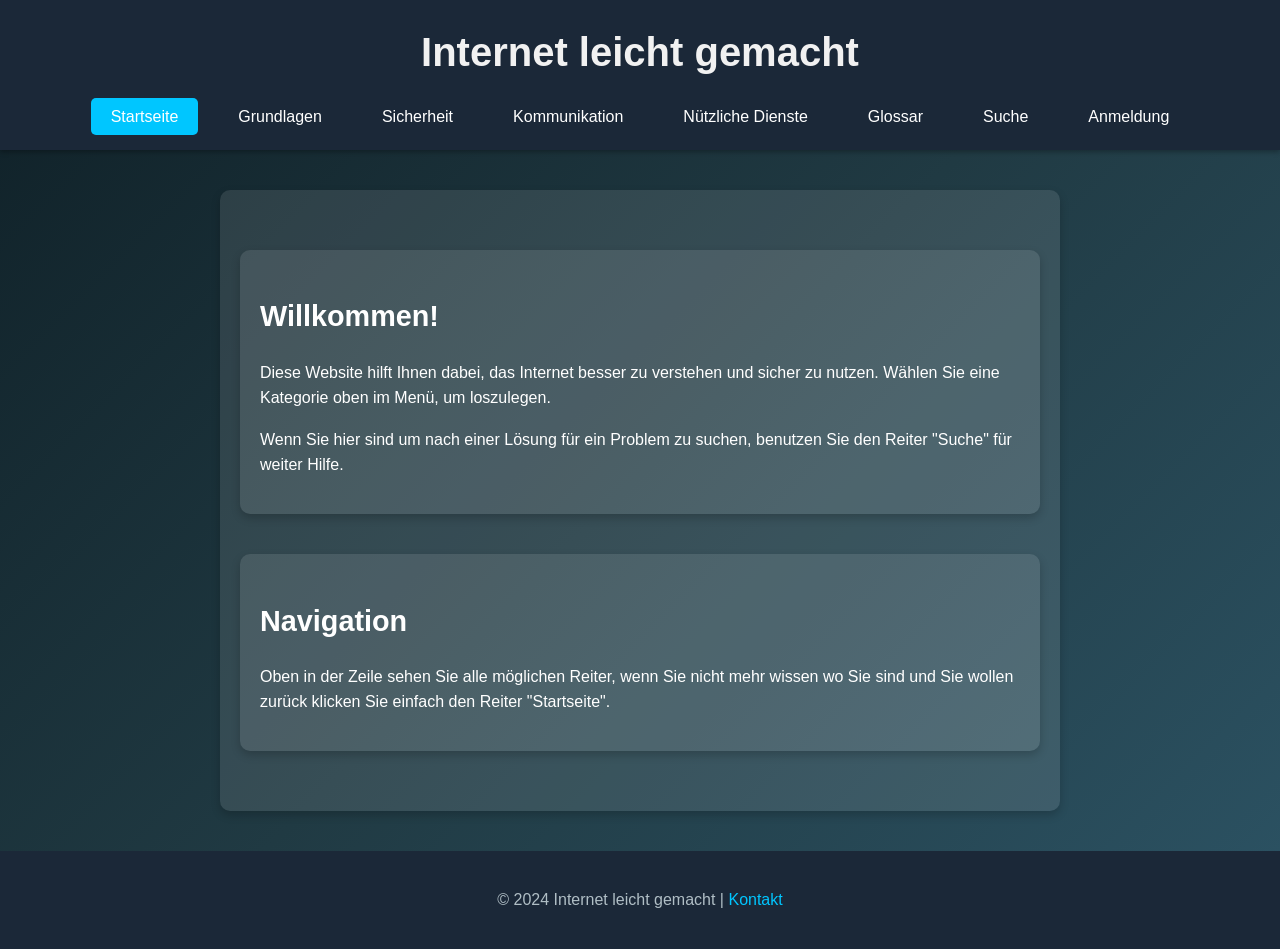
<file: index.html>
<!DOCTYPE html>
<html lang="de">
<head>
    <meta charset="UTF-8">
    <meta name="viewport" content="width=device-width, initial-scale=1.0">
    <meta name="description" content="Eine Website, die älteren Menschen hilft, das Internet besser zu verstehen.">
    <title>Internet leicht gemacht</title>
    <link rel="stylesheet" href="style.css">
    <link rel="manifest" href="/manifest.json">
</head>
<body>
    <header>
        <h1>Internet leicht gemacht</h1>
        <nav>
            <ul>
                <li><a href="index.html">Startseite</a></li>
                <li><a href="grundlagen.html">Grundlagen</a></li>
                <li><a href="sicherheit.html">Sicherheit</a></li>
                <li><a href="kommunikation.html">Kommunikation</a></li>
                <li><a href="services.html">Nützliche Dienste</a></li>
                <li><a href="glossar.html">Glossar</a></li>
                <li><a href="suche.html">Suche</a></li>
                <li><a href="Anmeldung.html">Anmeldung</a></li>
            </ul>
        </nav>
    </header>
    <main>
        <section>
            <h2>Willkommen!</h2>
            <p>Diese Website hilft Ihnen dabei, das Internet besser zu verstehen und sicher zu nutzen. Wählen Sie eine Kategorie oben im Menü, um loszulegen.</p>
            <p>Wenn Sie hier sind um nach einer Lösung für ein Problem zu suchen, benutzen Sie den Reiter "Suche" für weiter Hilfe.</p>
        </section>
        <section>
            <h2>Navigation</h2>
            <p>Oben in der Zeile sehen Sie alle möglichen Reiter, wenn Sie nicht mehr wissen wo Sie sind und Sie wollen zurück klicken Sie einfach den Reiter "Startseite".</p>
        </section>
    </main>
    <footer>
        <p>© 2024 Internet leicht gemacht | <a href="mailto:info@internetleichtgemacht.de">Kontakt</a></p>
    </footer>
</body>

<script src="script.js"></script>

</html>
</file>
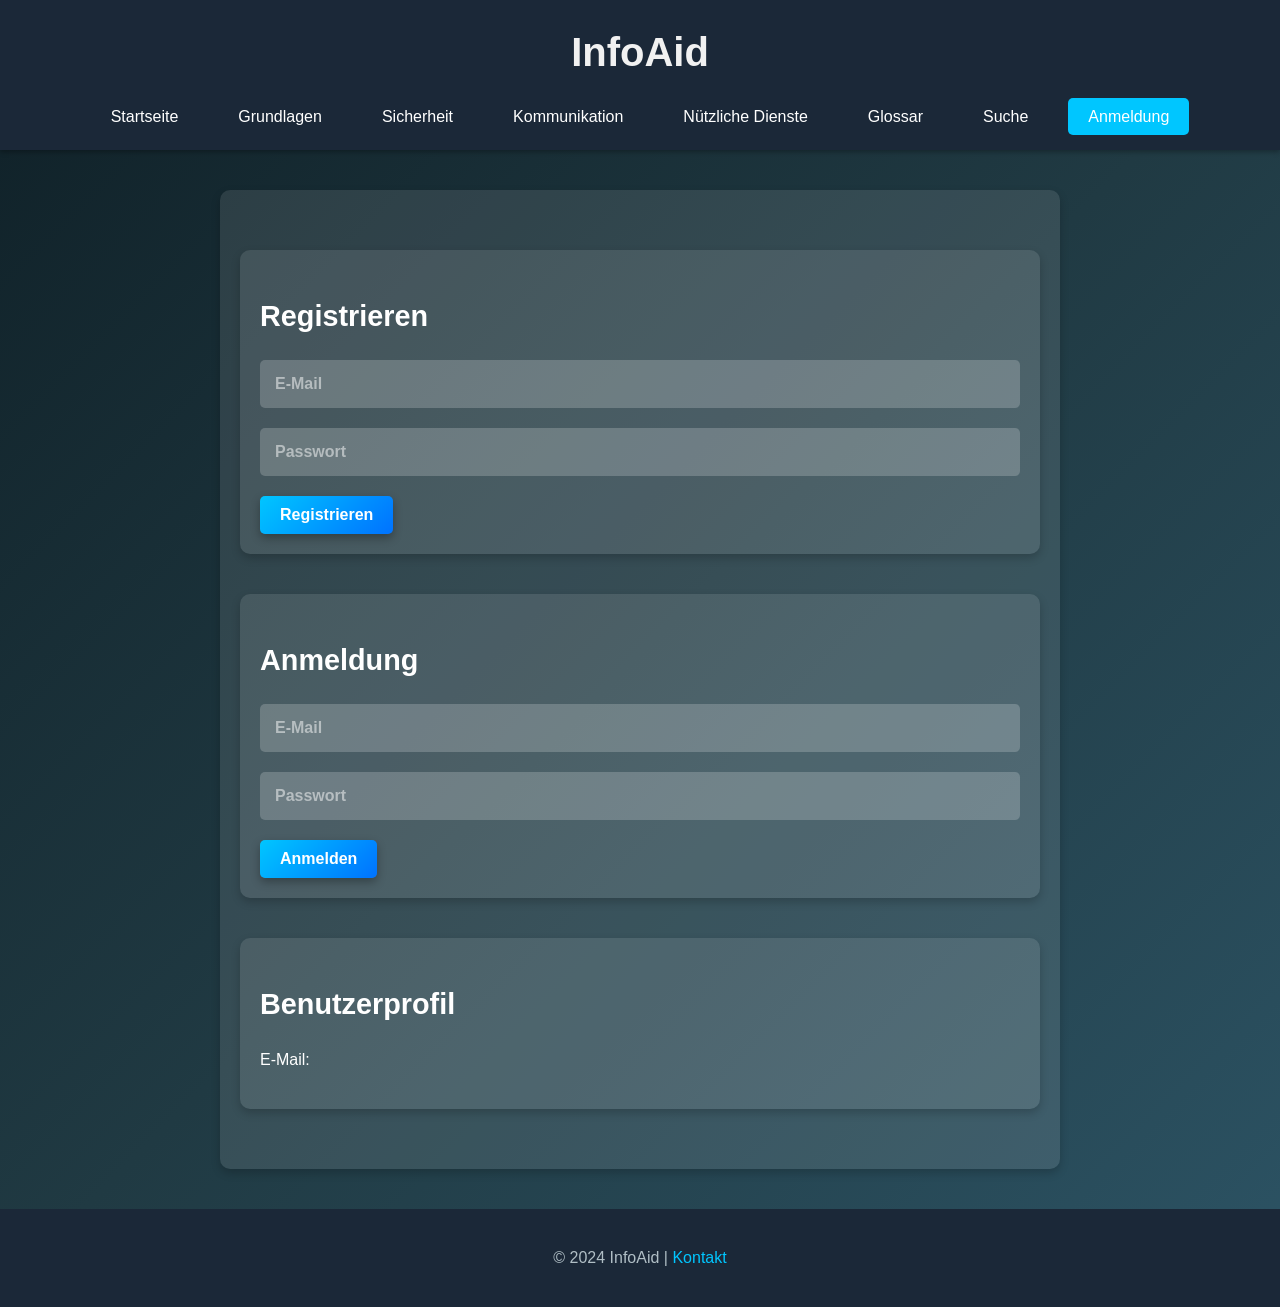
<file: Anmeldung.html>
<!DOCTYPE html>
<html lang="de">
  <head>
    <meta charset="UTF-8" />
    <meta name="viewport" content="width=device-width, initial-scale=1.0" />
    <title>Anmeldung</title>
    <link rel="stylesheet" href="style.css" />
  </head>
  <body>
    <header>
      <h1>InfoAid</h1>
      <nav>
        <ul>
          <li><a href="index.html">Startseite</a></li>
          <li><a href="grundlagen.html">Grundlagen</a></li>
          <li><a href="sicherheit.html">Sicherheit</a></li>
          <li><a href="kommunikation.html">Kommunikation</a></li>
          <li><a href="services.html">Nützliche Dienste</a></li>
          <li><a href="glossar.html">Glossar</a></li>
          <li><a href="suche.html">Suche</a></li>
          <li><a href="Anmeldung.html" class="active">Anmeldung</a></li>
        </ul>
      </nav>
    </header>

    <main>
      <!-- Register -->
      <section>
        <form action="register.php" method="POST">
          <h2>Registrieren</h2>
          <form action="register.php" method="POST">
            <input type="email" name="email" placeholder="E-Mail" required />
            <input type="password" name="password" placeholder="Passwort" required/>
            <button type="submit">Registrieren</button>
          </form>
      </section>

      <!-- Login -->
      <section>
        <form id="loginForm" action="login.php" method="POST">
          <h2>Anmeldung</h2>
          <input type="email" id="email" name="email" placeholder="E-Mail" required />
          <input type="password" id="password" name="password" placeholder="Passwort" required />
          <button type="submit">Anmelden</button>
        </form>
      </section>

      <!-- Verwaltung -->
      <section>
        <h2>Benutzerprofil</h2>
        <p>E-Mail: <span id="email"></span></p>
      </section>

      <!-- Password ändern -->
      <!--<section>
        <form
          id="changePasswordForm"
          action="change_password.php"
          method="POST"
        >
          <h2>Passwort ändern</h2>
          <label for="currentPassword">Aktuelles Passwort:</label>
          <input
            type="password"
            id="currentPassword"
            name="currentPassword"
            required
          />

          <label for="newPassword">Neues Passwort:</label>
          <input type="password" id="newPassword" name="newPassword" required />

          <label for="confirmPassword">Neues Passwort bestätigen:</label>
          <input
            type="password"
            id="confirmPassword"
            name="confirmPassword"
            required
          />

          <button type="submit">Passwort ändern</button>
        </form>
      </section>

      <!-- Abtrennung -->

    </main>

    <footer>
      <p>
        © 2024 InfoAid |
        <a href="mailto:info@glossar.de">Kontakt</a>
      </p>
    </footer>

    <script src="script.js"></script>
  </body>
</html>
</file>
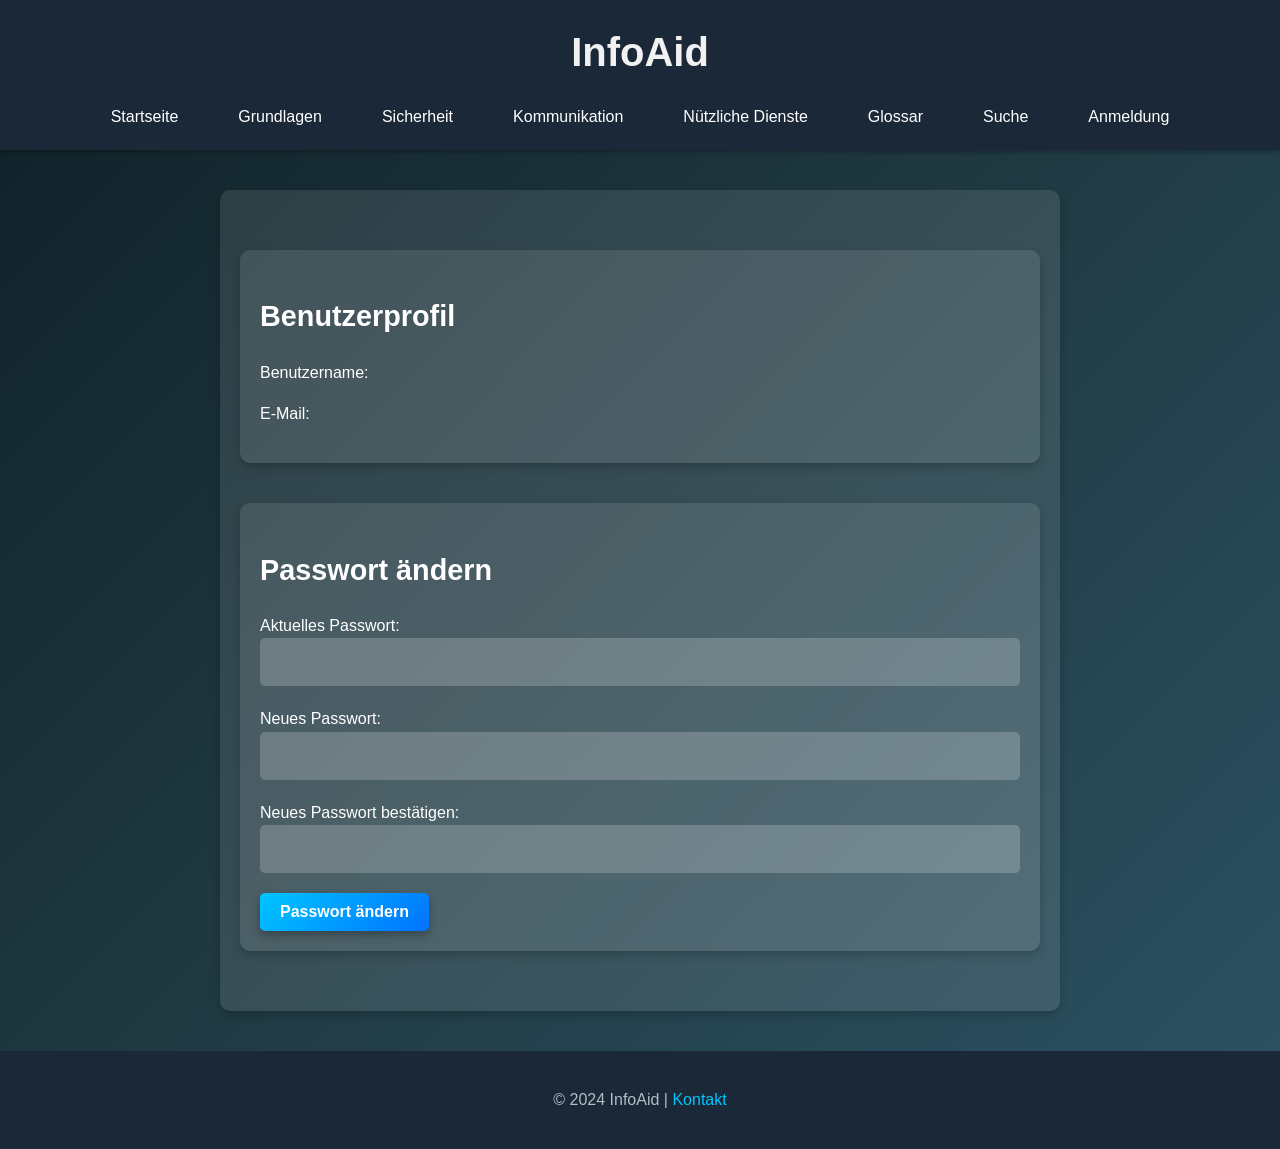
<file: Benutzer.html>
<!DOCTYPE html>
<html lang="de">
  <head>
    <meta charset="UTF-8" />
    <meta name="viewport" content="width=device-width, initial-scale=1.0" />
    <title>Benutzer Konto</title>
    <link rel="stylesheet" href="style.css" />
  </head>
  <body>
    <header>
      <h1>InfoAid</h1>
      <nav>
        <ul>
          <li><a href="index.html">Startseite</a></li>
          <li><a href="grundlagen.html">Grundlagen</a></li>
          <li><a href="sicherheit.html">Sicherheit</a></li>
          <li><a href="kommunikation.html">Kommunikation</a></li>
          <li><a href="services.html">Nützliche Dienste</a></li>
          <li><a href="glossar.html">Glossar</a></li>
          <li><a href="suche.html">Suche</a></li>
          <li><a href="Anmeldung.html">Anmeldung</a></li>
        </ul>
      </nav>
    </header>

    <main>
      <!-- Verwaltung -->
      <section>
        <h2>Benutzerprofil</h2>
        <p>Benutzername: <span id="username"></span></p>
        <p>E-Mail: <span id="email"></span></p>
      </section>

      <!-- Password ändern -->
      <section>
        <form
          id="changePasswordForm"
          action="change_password.php"
          method="POST"
        >
          <h2>Passwort ändern</h2>
          <label for="currentPassword">Aktuelles Passwort:</label>
          <input
            type="password"
            id="currentPassword"
            name="currentPassword"
            required
          />

          <label for="newPassword">Neues Passwort:</label>
          <input type="password" id="newPassword" name="newPassword" required />

          <label for="confirmPassword">Neues Passwort bestätigen:</label>
          <input
            type="password"
            id="confirmPassword"
            name="confirmPassword"
            required
          />

          <button type="submit">Passwort ändern</button>
        </form>
      </section>
    </main>

    <footer>
      <p>© 2024 InfoAid | <a href="mailto:info@glossar.de">Kontakt</a></p>
    </footer>

    <script src="script.js"></script>
  </body>
</html>
</file>
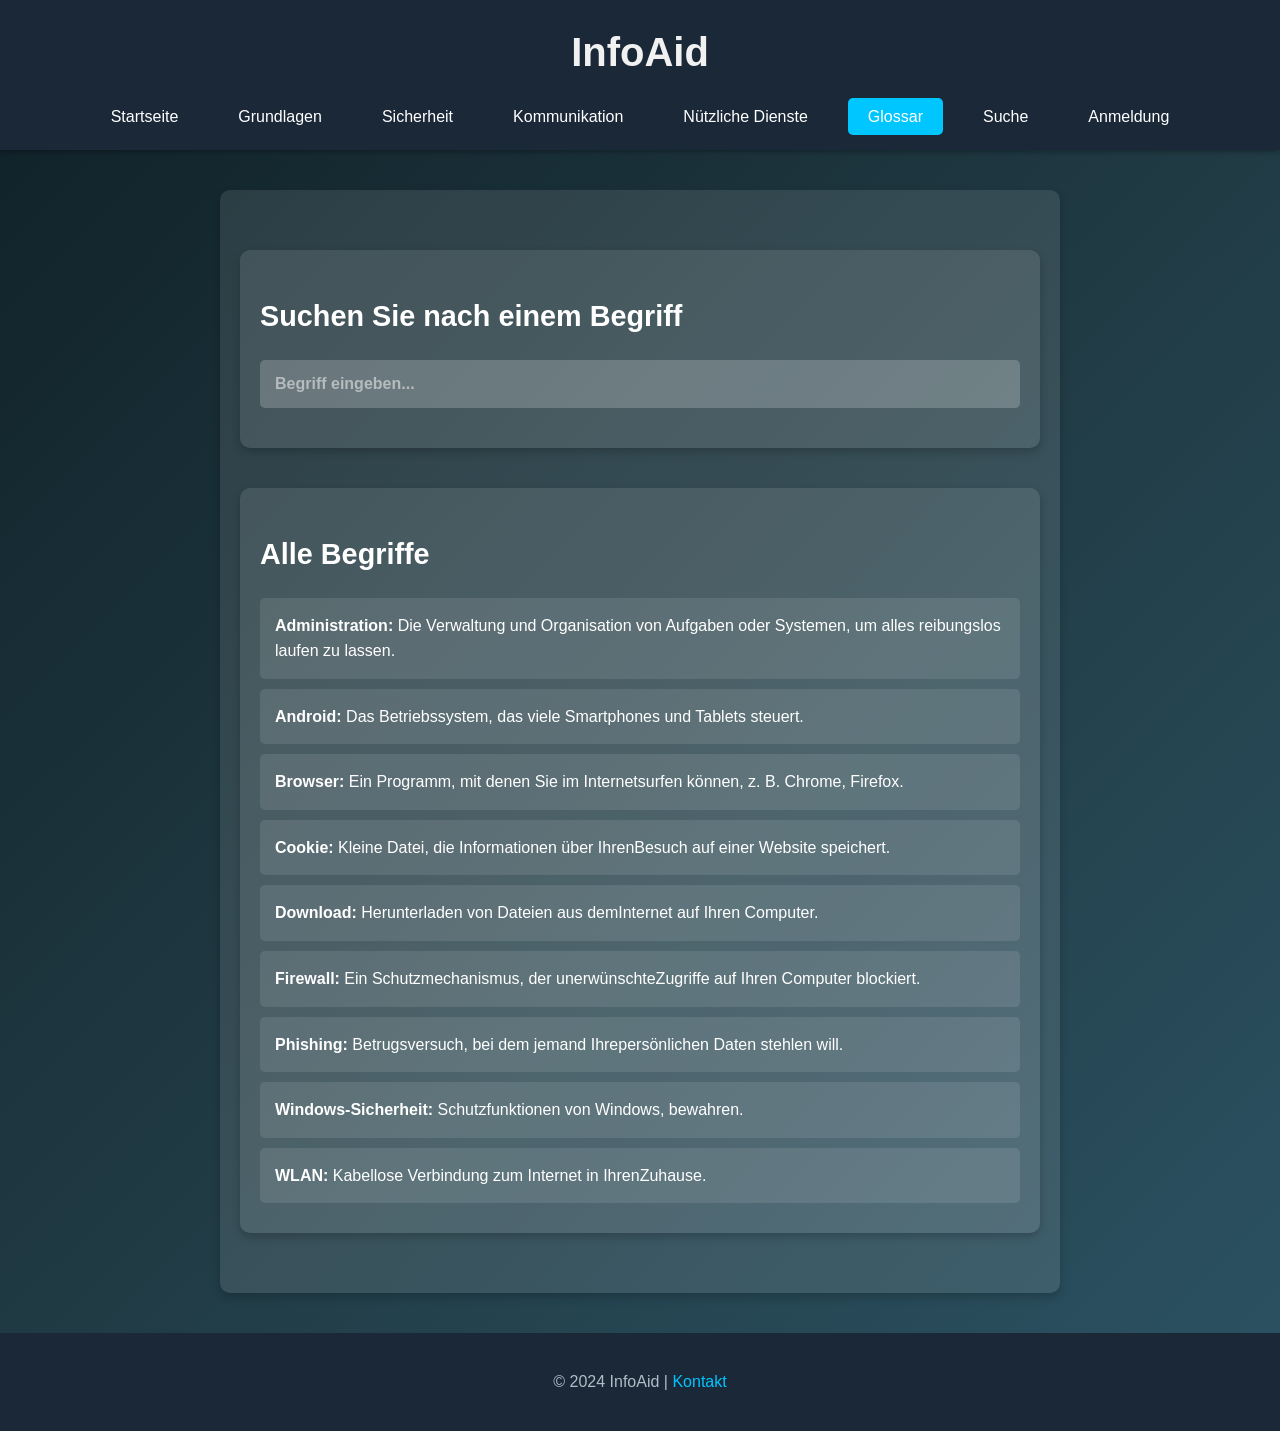
<file: glossar.html>
<!DOCTYPE html>
<html lang="de">
  <head>
    <meta charset="UTF-8" />
    <meta name="viewport" content="width=device-width, initial-scale=1.0" />
    <title>Glossar</title>
    <link rel="stylesheet" href="style.css" />
  </head>
  <body>
    <header>
      <h1>InfoAid</h1>
      <nav>
        <ul>
          <li><a href="index.html">Startseite</a></li>
          <li><a href="grundlagen.html">Grundlagen</a></li>
          <li><a href="sicherheit.html">Sicherheit</a></li>
          <li><a href="kommunikation.html">Kommunikation</a></li>
          <li><a href="services.html">Nützliche Dienste</a></li>
          <li><a href="glossar.html" class="active">Glossar</a></li>
          <li><a href="suche.html">Suche</a></li>
          <li><a href="Anmeldung.html">Anmeldung</a></li>
        </ul>
      </nav>
    </header>

    <main>
      <!-- Suchfeld -->
      <section>
        <h2>Suchen Sie nach einem Begriff</h2>
        <input
          type="text"
          id="searchInput"
          placeholder="Begriff eingeben..."
          onkeyup="filterGlossary()"
        />
      </section>

      <!-- Suchfeld <section>
        <form method="get" action="glossar.php">
          <label for="search">Suchbegriff:</label>
          <input
            type="text"
            id="search"
            name="search"
            placeholder="Begriff eingeben"
          />
          <button type="submit">Suchen</button>
        </form>
        <div id="results">
          <!-- Suchergebnisse werden hier angezeigt
        </div>
      </section>-->

      <!-- Alphabetische Liste -->
      <section>
        <h2>Alle Begriffe</h2>
        <ul id="glossaryList">
          <li data-term="Administration">
            <strong>Administration:</strong> Die Verwaltung und Organisation von
            Aufgaben oder Systemen, um alles reibungslos laufen zu lassen.
          </li>
          <li data-term="Android">
            <strong>Android:</strong> Das Betriebssystem, das viele Smartphones
            und Tablets steuert.
          </li>
          <li data-term="Browser">
            <strong>Browser:</strong> Ein Programm, mit denen Sie im
            Internetsurfen können, z. B. Chrome, Firefox.
          </li>
          <li data-term="Cookie">
            <strong>Cookie:</strong> Kleine Datei, die Informationen über
            IhrenBesuch auf einer Website speichert.
          </li>
          <li data-term="Download">
            <strong>Download:</strong> Herunterladen von Dateien aus demInternet
            auf Ihren Computer.
          </li>
          <li data-term="Firewall">
            <strong>Firewall:</strong> Ein Schutzmechanismus, der
            unerwünschteZugriffe auf Ihren Computer blockiert.
          </li>
          <li data-term="Phishing">
            <strong>Phishing:</strong> Betrugsversuch, bei dem jemand
            Ihrepersönlichen Daten stehlen will.
          </li>
          <li data-term="Windows-Sicherheit">
            <strong>Windows-Sicherheit:</strong> Schutzfunktionen von Windows,
            <!-- die deinen Computer vor Viren, Hackern und anderen Gefahren -->
            bewahren.
          </li>
          <li data-term="WLAN">
            <strong>WLAN:</strong> Kabellose Verbindung zum Internet in
            IhrenZuhause.
          </li>
        </ul>
      </section>
    </main>

    <footer>
      <p>© 2024 InfoAid | <a href="mailto:info@glossar.de">Kontakt</a></p>
    </footer>

    <script src="script.js"></script>
  </body>
</html>
</file>
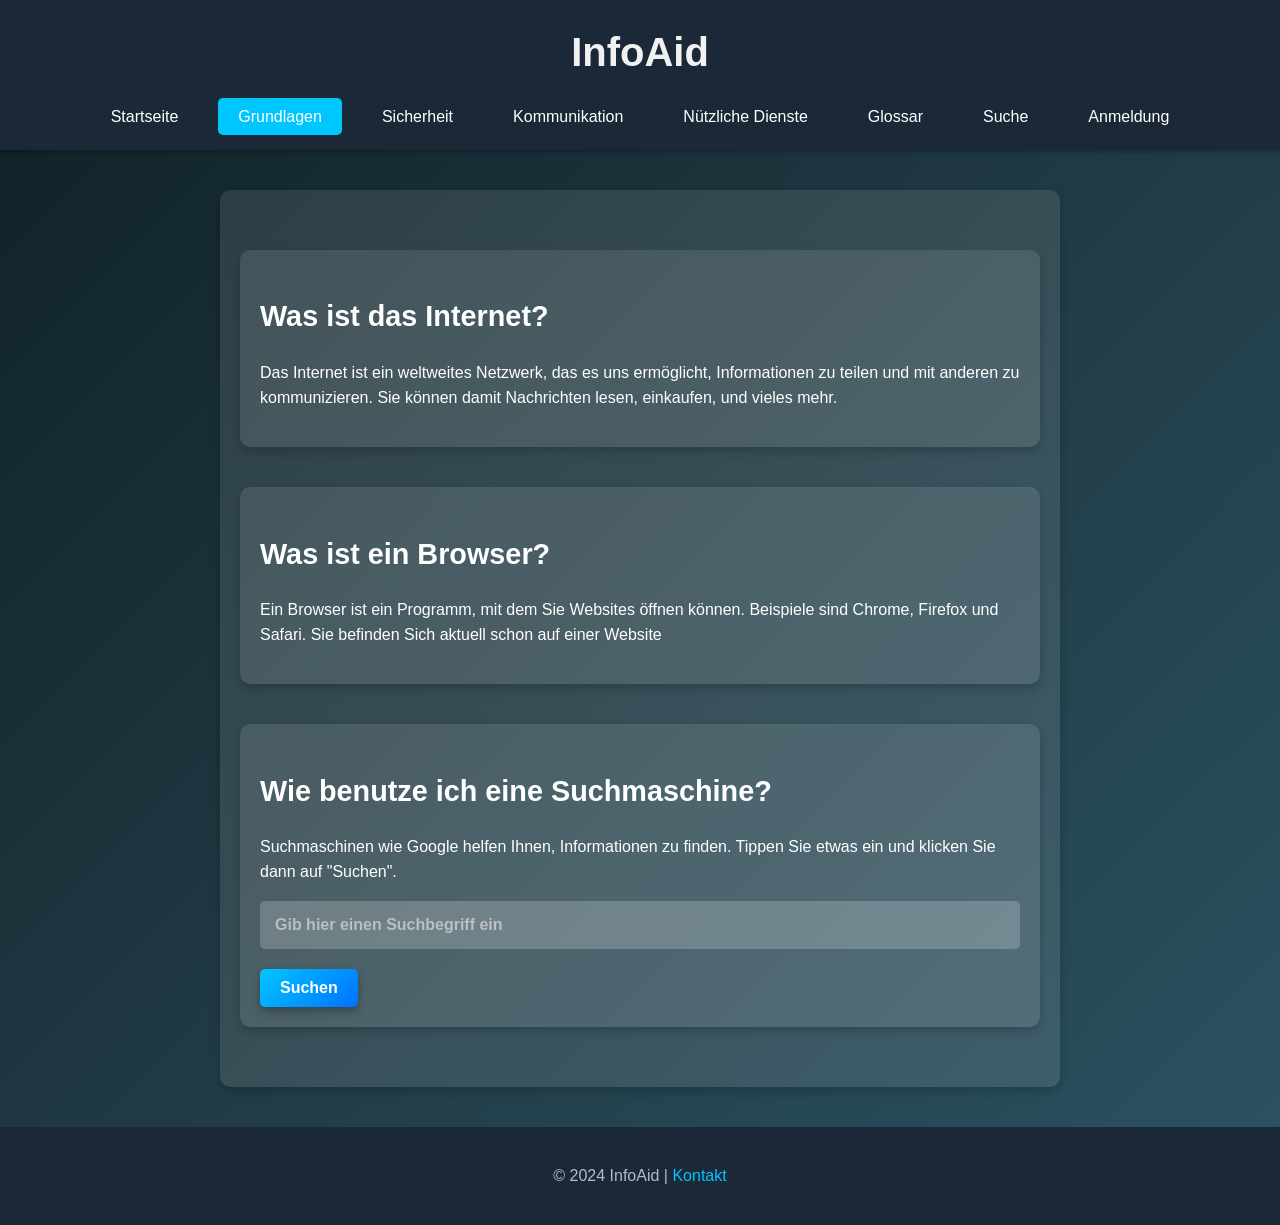
<file: grundlagen.html>
<!DOCTYPE html>
<html lang="de">
  <head>
    <meta charset="UTF-8" />
    <meta name="viewport" content="width=device-width, initial-scale=1.0" />
    <title>Grundlagen - Internet leicht gemacht</title>
    <link rel="stylesheet" href="style.css" />
  </head>
  <body>
    <header>
      <h1>InfoAid</h1>
      <nav>
        <ul>
          <li><a href="index.html">Startseite</a></li>
          <li><a href="grundlagen.html" class="active">Grundlagen</a></li>
          <li><a href="sicherheit.html">Sicherheit</a></li>
          <li><a href="kommunikation.html">Kommunikation</a></li>
          <li><a href="services.html">Nützliche Dienste</a></li>
          <li><a href="glossar.html">Glossar</a></li>
          <li><a href="suche.html">Suche</a></li>
          <li><a href="Anmeldung.html">Anmeldung</a></li>
        </ul>
      </nav>
    </header>
    <main>
      <section>
        <h2>Was ist das Internet?</h2>
        <p>
          Das Internet ist ein weltweites Netzwerk, das es uns ermöglicht,
          Informationen zu teilen und mit anderen zu kommunizieren. Sie können
          damit Nachrichten lesen, einkaufen, und vieles mehr.
        </p>
      </section>
      <section>
        <h2>Was ist ein Browser?</h2>
        <p>
          Ein Browser ist ein Programm, mit dem Sie Websites öffnen können.
          Beispiele sind Chrome, Firefox und Safari. Sie befinden Sich aktuell
          schon auf einer Website
        </p>
      </section>
      <section>
        <h2>Wie benutze ich eine Suchmaschine?</h2>
        <p>
          Suchmaschinen wie Google helfen Ihnen, Informationen zu finden. Tippen
          Sie etwas ein und klicken Sie dann auf "Suchen".
        </p>
        <input
          type="text"
          id="searchInput"
          placeholder="Gib hier einen Suchbegriff ein"
        />
        <button id="searchButton">Suchen</button>
        <div id="searchResult" style="display: none">
          <p>
            Suchergebnis: Sie haben nach "<span id="searchQuery"></span>"
            gesucht.
          </p>
        </div>
      </section>
    </main>
    <footer>
      <p>
        © 2024 InfoAid |
        <a href="mailto:info@internetleichtgemacht.de">Kontakt</a>
      </p>
    </footer>

    <script src="script.js"></script>
  </body>
</html>
</file>
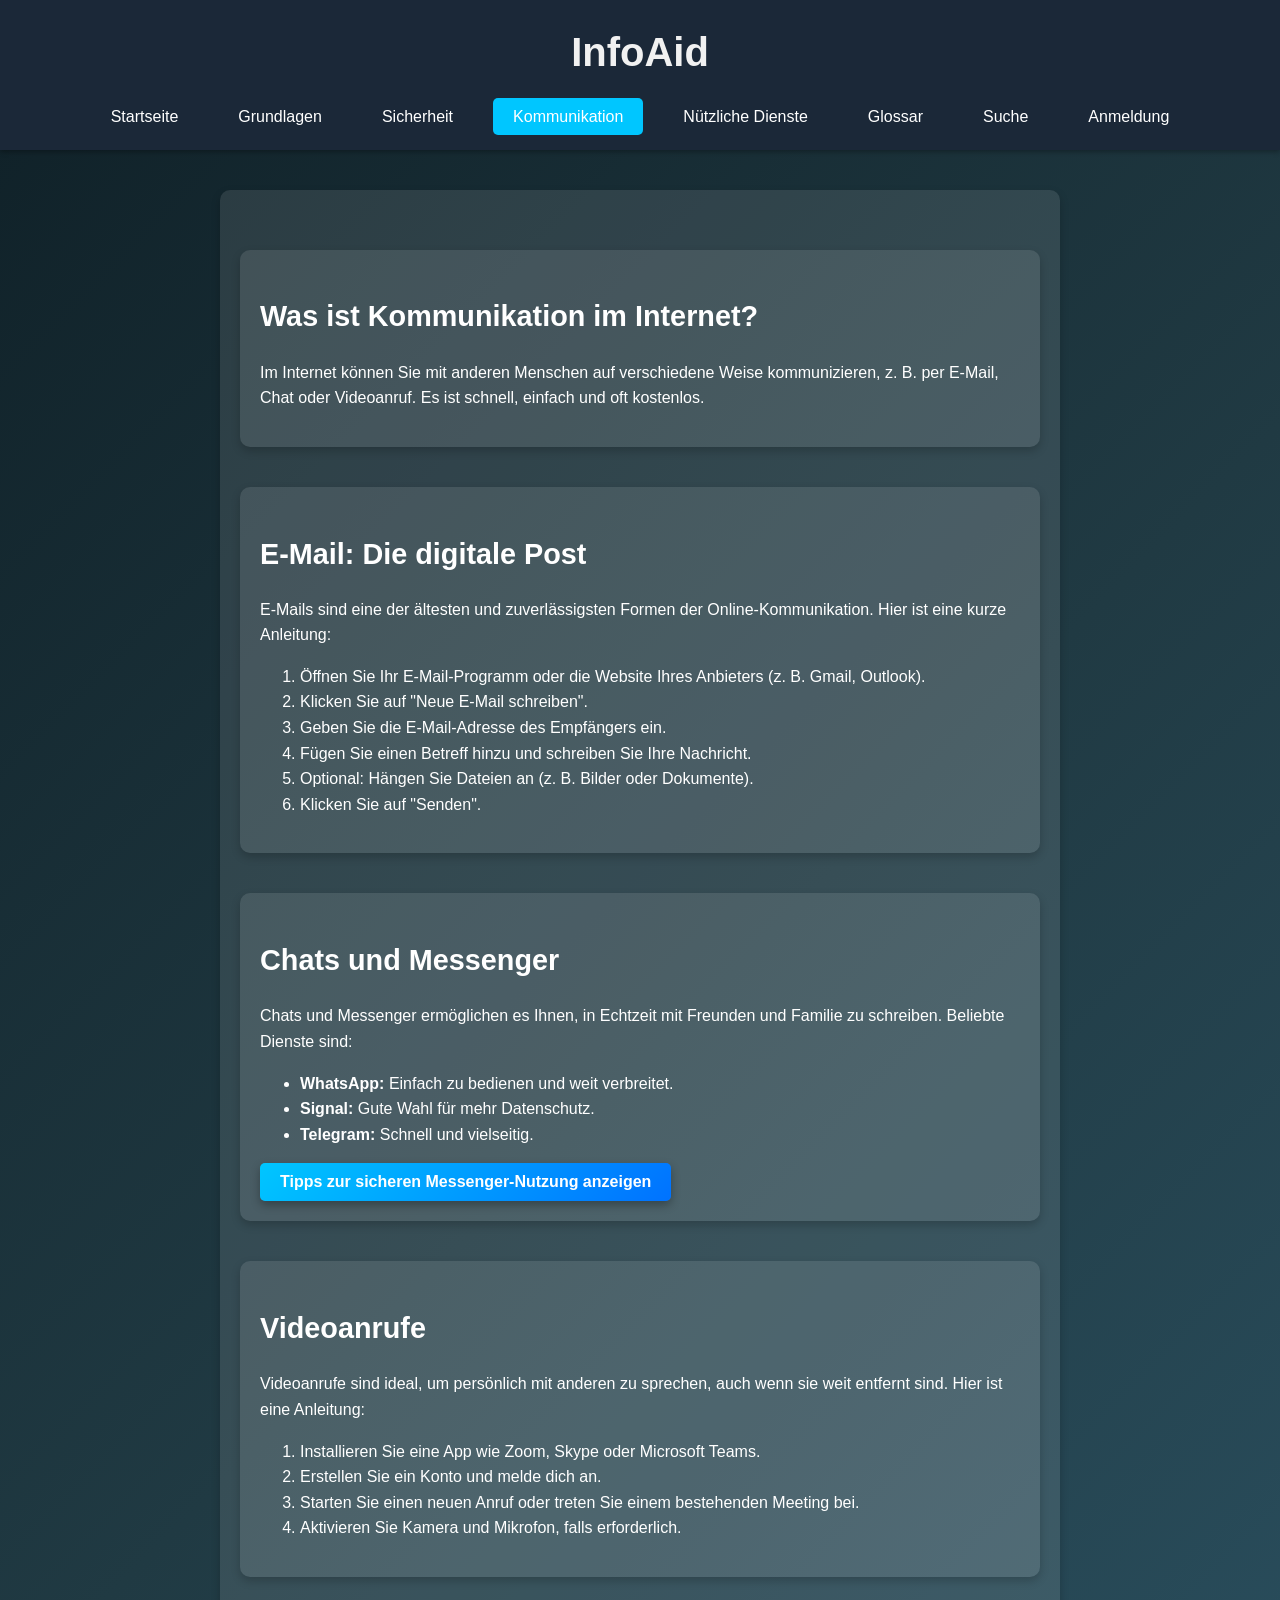
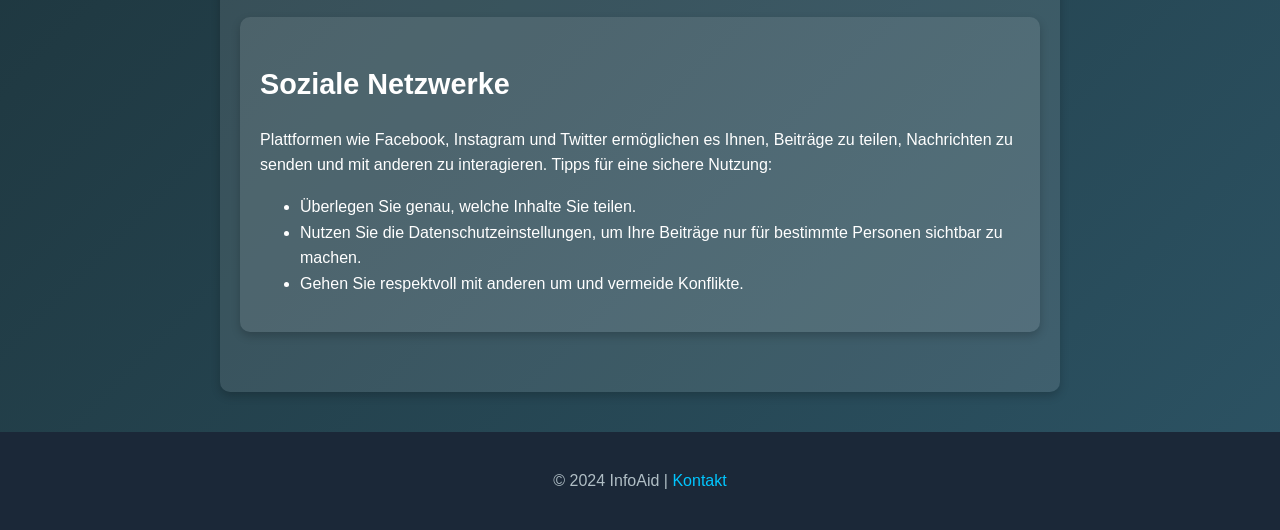
<file: kommunikation.html>
<!DOCTYPE html>
<html lang="de">
  <head>
    <meta charset="UTF-8" />
    <meta name="viewport" content="width=device-width, initial-scale=1.0" />
    <title>Kommunikation im Internet</title>
    <link rel="stylesheet" href="style.css" />
  </head>
  <body>
    <header>
      <h1>InfoAid</h1>
      <nav>
        <ul>
          <li><a href="index.html">Startseite</a></li>
          <li><a href="grundlagen.html">Grundlagen</a></li>
          <li><a href="sicherheit.html">Sicherheit</a></li>
          <li><a href="kommunikation.html" class="active">Kommunikation</a></li>
          <li><a href="services.html">Nützliche Dienste</a></li>
          <li><a href="glossar.html">Glossar</a></li>
          <li><a href="suche.html">Suche</a></li>
          <li><a href="Anmeldung.html">Anmeldung</a></li>
        </ul>
      </nav>
    </header>

    <main>
      <!-- Einführung -->
      <section>
        <h2>Was ist Kommunikation im Internet?</h2>
        <p>
          Im Internet können Sie mit anderen Menschen auf verschiedene Weise
          kommunizieren, z. B. per E-Mail, Chat oder Videoanruf. Es ist schnell,
          einfach und oft kostenlos.
        </p>
      </section>

      <!-- E-Mail -->
      <section>
        <h2>E-Mail: Die digitale Post</h2>
        <p>
          E-Mails sind eine der ältesten und zuverlässigsten Formen der
          Online-Kommunikation. Hier ist eine kurze Anleitung:
        </p>
        <ol>
          <li>
            Öffnen Sie Ihr E-Mail-Programm oder die Website Ihres Anbieters (z.
            B. Gmail, Outlook).
          </li>
          <li>Klicken Sie auf "Neue E-Mail schreiben".</li>
          <li>Geben Sie die E-Mail-Adresse des Empfängers ein.</li>
          <li>
            Fügen Sie einen Betreff hinzu und schreiben Sie Ihre Nachricht.
          </li>
          <li>
            Optional: Hängen Sie Dateien an (z. B. Bilder oder Dokumente).
          </li>
          <li>Klicken Sie auf "Senden".</li>
        </ol>
      </section>

      <!-- Chats und Messenger -->
      <section>
        <h2>Chats und Messenger</h2>
        <p>
          Chats und Messenger ermöglichen es Ihnen, in Echtzeit mit Freunden und
          Familie zu schreiben. Beliebte Dienste sind:
        </p>
        <ul>
          <li>
            <strong>WhatsApp:</strong> Einfach zu bedienen und weit verbreitet.
          </li>
          <li><strong>Signal:</strong> Gute Wahl für mehr Datenschutz.</li>
          <li><strong>Telegram:</strong> Schnell und vielseitig.</li>
        </ul>
        <button id="messengerTips">
          Tipps zur sicheren Messenger-Nutzung anzeigen
        </button>
        <div id="messengerTipsBox" style="display: none; margin-top: 10px">
          <p>1. Teilen Sie keine sensiblen Informationen (z. B. Passwörter).</p>
          <p>
            2. Aktivieren SIe die Ende-zu-Ende-Verschlüsselung, wenn verfügbar.
          </p>
          <p>3. Seien Sie vorsichtig bei unbekannten Kontakten.</p>
        </div>
      </section>

      <!-- Videoanrufe -->
      <section>
        <h2>Videoanrufe</h2>
        <p>
          Videoanrufe sind ideal, um persönlich mit anderen zu sprechen, auch
          wenn sie weit entfernt sind. Hier ist eine Anleitung:
        </p>
        <ol>
          <li>
            Installieren Sie eine App wie Zoom, Skype oder Microsoft Teams.
          </li>
          <li>Erstellen Sie ein Konto und melde dich an.</li>
          <li>
            Starten Sie einen neuen Anruf oder treten Sie einem bestehenden
            Meeting bei.
          </li>
          <li>Aktivieren Sie Kamera und Mikrofon, falls erforderlich.</li>
        </ol>
      </section>

      <!-- Soziale Netzwerke -->
      <section>
        <h2>Soziale Netzwerke</h2>
        <p>
          Plattformen wie Facebook, Instagram und Twitter ermöglichen es Ihnen,
          Beiträge zu teilen, Nachrichten zu senden und mit anderen zu
          interagieren. Tipps für eine sichere Nutzung:
        </p>
        <ul>
          <li>Überlegen Sie genau, welche Inhalte Sie teilen.</li>
          <li>
            Nutzen Sie die Datenschutzeinstellungen, um Ihre Beiträge nur für
            bestimmte Personen sichtbar zu machen.
          </li>
          <li>Gehen Sie respektvoll mit anderen um und vermeide Konflikte.</li>
        </ul>
      </section>
    </main>
    <footer>
      <p>
        © 2024 InfoAid |
        <a href="mailto:info@internet-kommunikation.de">Kontakt</a>
      </p>
    </footer>

    <script src="script.js"></script>
  </body>
</html>
</file>
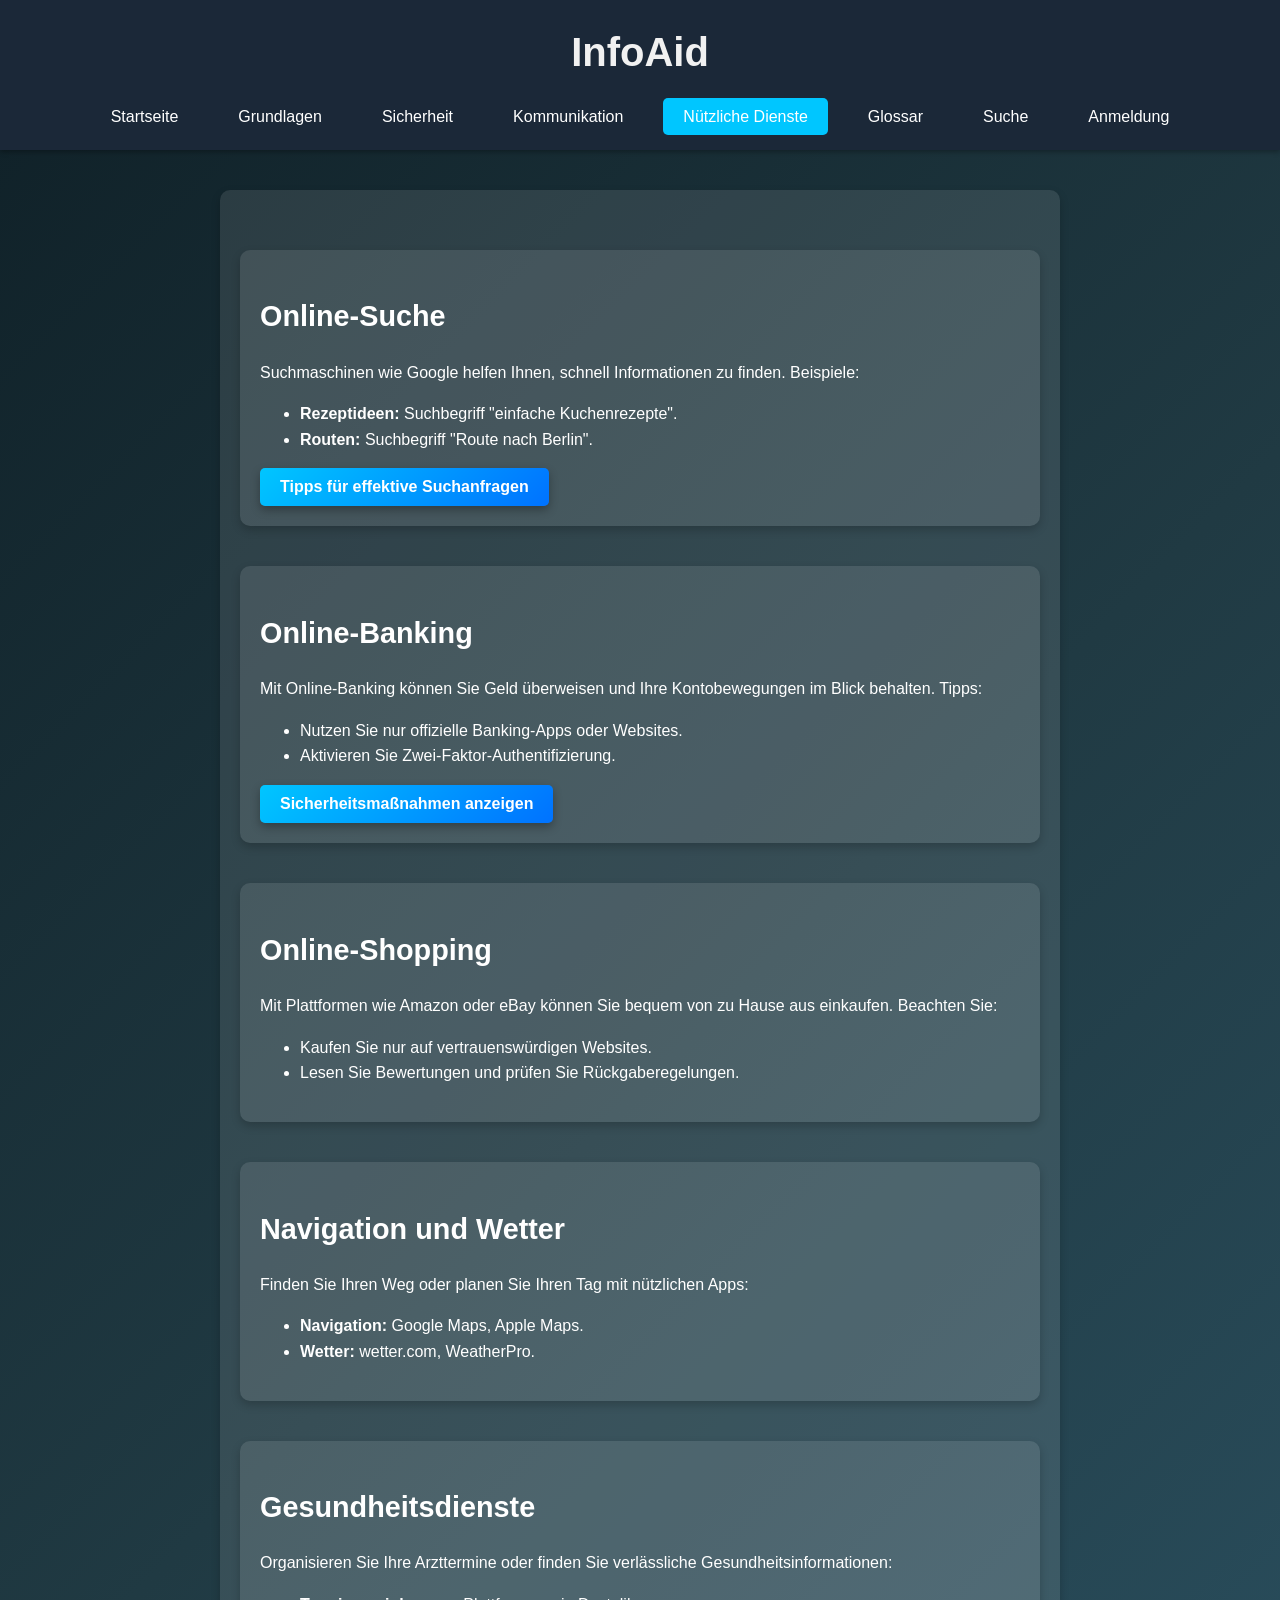
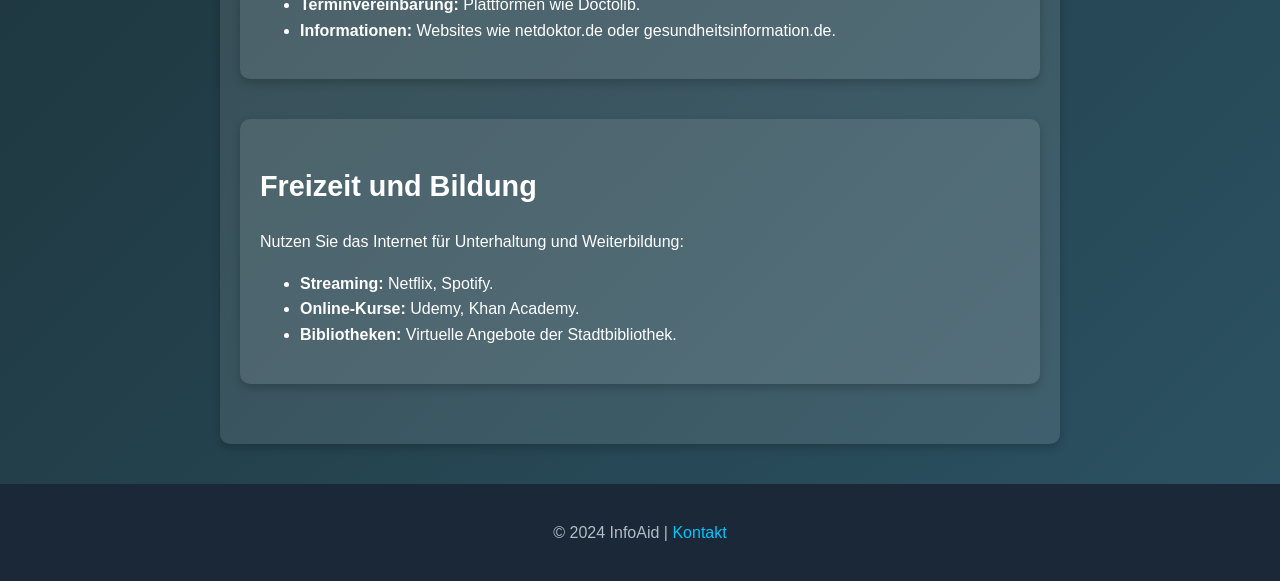
<file: services.html>
<!DOCTYPE html>
<html lang="de">
  <head>
    <meta charset="UTF-8" />
    <meta name="viewport" content="width=device-width, initial-scale=1.0" />
    <title>Nützliche Dienste</title>
    <link rel="stylesheet" href="style.css" />
  </head>
  <body>
    <header>
      <h1>InfoAid</h1>
      <nav>
        <ul>
          <li><a href="index.html">Startseite</a></li>
          <li><a href="grundlagen.html">Grundlagen</a></li>
          <li><a href="sicherheit.html">Sicherheit</a></li>
          <li><a href="kommunikation.html">Kommunikation</a></li>
          <li><a href="services.html" class="active">Nützliche Dienste</a></li>
          <li><a href="glossar.html">Glossar</a></li>
          <li><a href="suche.html">Suche</a></li>
          <li><a href="Anmeldung.html">Anmeldung</a></li>
        </ul>
      </nav>
    </header>

    <main>
      <!-- Online-Suche -->
      <section>
        <h2>Online-Suche</h2>
        <p>
          Suchmaschinen wie Google helfen Ihnen, schnell Informationen zu
          finden. Beispiele:
        </p>
        <ul>
          <li>
            <strong>Rezeptideen:</strong> Suchbegriff "einfache Kuchenrezepte".
          </li>
          <li><strong>Routen:</strong> Suchbegriff "Route nach Berlin".</li>
        </ul>
        <button id="searchTips">Tipps für effektive Suchanfragen</button>
        <div id="searchTipsBox" style="display: none; margin-top: 10px">
          <p>
            1. Nutzen Sie spezifische Begriffe (z. B. "beste Wetter-App" statt
            nur "Wetter").
          </p>
          <p>
            2. Verwenden Sie Anführungszeichen für exakte Suchen (z. B. "Harry
            Potter Band 1").
          </p>
        </div>
      </section>

      <!-- Online-Banking -->
      <section>
        <h2>Online-Banking</h2>
        <p>
          Mit Online-Banking können Sie Geld überweisen und Ihre Kontobewegungen
          im Blick behalten. Tipps:
        </p>
        <ul>
          <li>Nutzen Sie nur offizielle Banking-Apps oder Websites.</li>
          <li>Aktivieren Sie Zwei-Faktor-Authentifizierung.</li>
        </ul>
        <button id="bankingSecurity">Sicherheitsmaßnahmen anzeigen</button>
        <div id="bankingSecurityBox" style="display: none; margin-top: 10px">
          <p>1. Geben Sie Ihre Daten niemals auf unbekannten Seiten ein.</p>
          <p>
            2. Prüfen Sie, ob die Verbindung sicher ist ("https" und
            Schloss-Symbol (Mehr dazu im Reiter "Sicherheit")).
          </p>
        </div>
      </section>

      <!-- Online-Shopping -->
      <section>
        <h2>Online-Shopping</h2>
        <p>
          Mit Plattformen wie Amazon oder eBay können Sie bequem von zu Hause
          aus einkaufen. Beachten Sie:
        </p>
        <ul>
          <li>Kaufen Sie nur auf vertrauenswürdigen Websites.</li>
          <li>Lesen Sie Bewertungen und prüfen Sie Rückgaberegelungen.</li>
        </ul>
      </section>

      <!-- Navigation und Wetter -->
      <section>
        <h2>Navigation und Wetter</h2>
        <p>
          Finden Sie Ihren Weg oder planen Sie Ihren Tag mit nützlichen Apps:
        </p>
        <ul>
          <li><strong>Navigation:</strong> Google Maps, Apple Maps.</li>
          <li><strong>Wetter:</strong> wetter.com, WeatherPro.</li>
        </ul>
      </section>

      <!-- Gesundheitsdienste -->
      <section>
        <h2>Gesundheitsdienste</h2>
        <p>
          Organisieren Sie Ihre Arzttermine oder finden Sie verlässliche
          Gesundheitsinformationen:
        </p>
        <ul>
          <li>
            <strong>Terminvereinbarung:</strong> Plattformen wie Doctolib.
          </li>
          <li>
            <strong>Informationen:</strong> Websites wie netdoktor.de oder
            gesundheitsinformation.de.
          </li>
        </ul>
      </section>

      <!-- Freizeit und Bildung -->
      <section>
        <h2>Freizeit und Bildung</h2>
        <p>Nutzen Sie das Internet für Unterhaltung und Weiterbildung:</p>
        <ul>
          <li><strong>Streaming:</strong> Netflix, Spotify.</li>
          <li><strong>Online-Kurse:</strong> Udemy, Khan Academy.</li>
          <li>
            <strong>Bibliotheken:</strong> Virtuelle Angebote der
            Stadtbibliothek.
          </li>
        </ul>
      </section>
    </main>

    <footer>
      <p>
        © 2024 InfoAid | <a href="mailto:info@nuetzliche-dienste.de">Kontakt</a>
      </p>
    </footer>

    <script src="script.js"></script>
  </body>
</html>
</file>
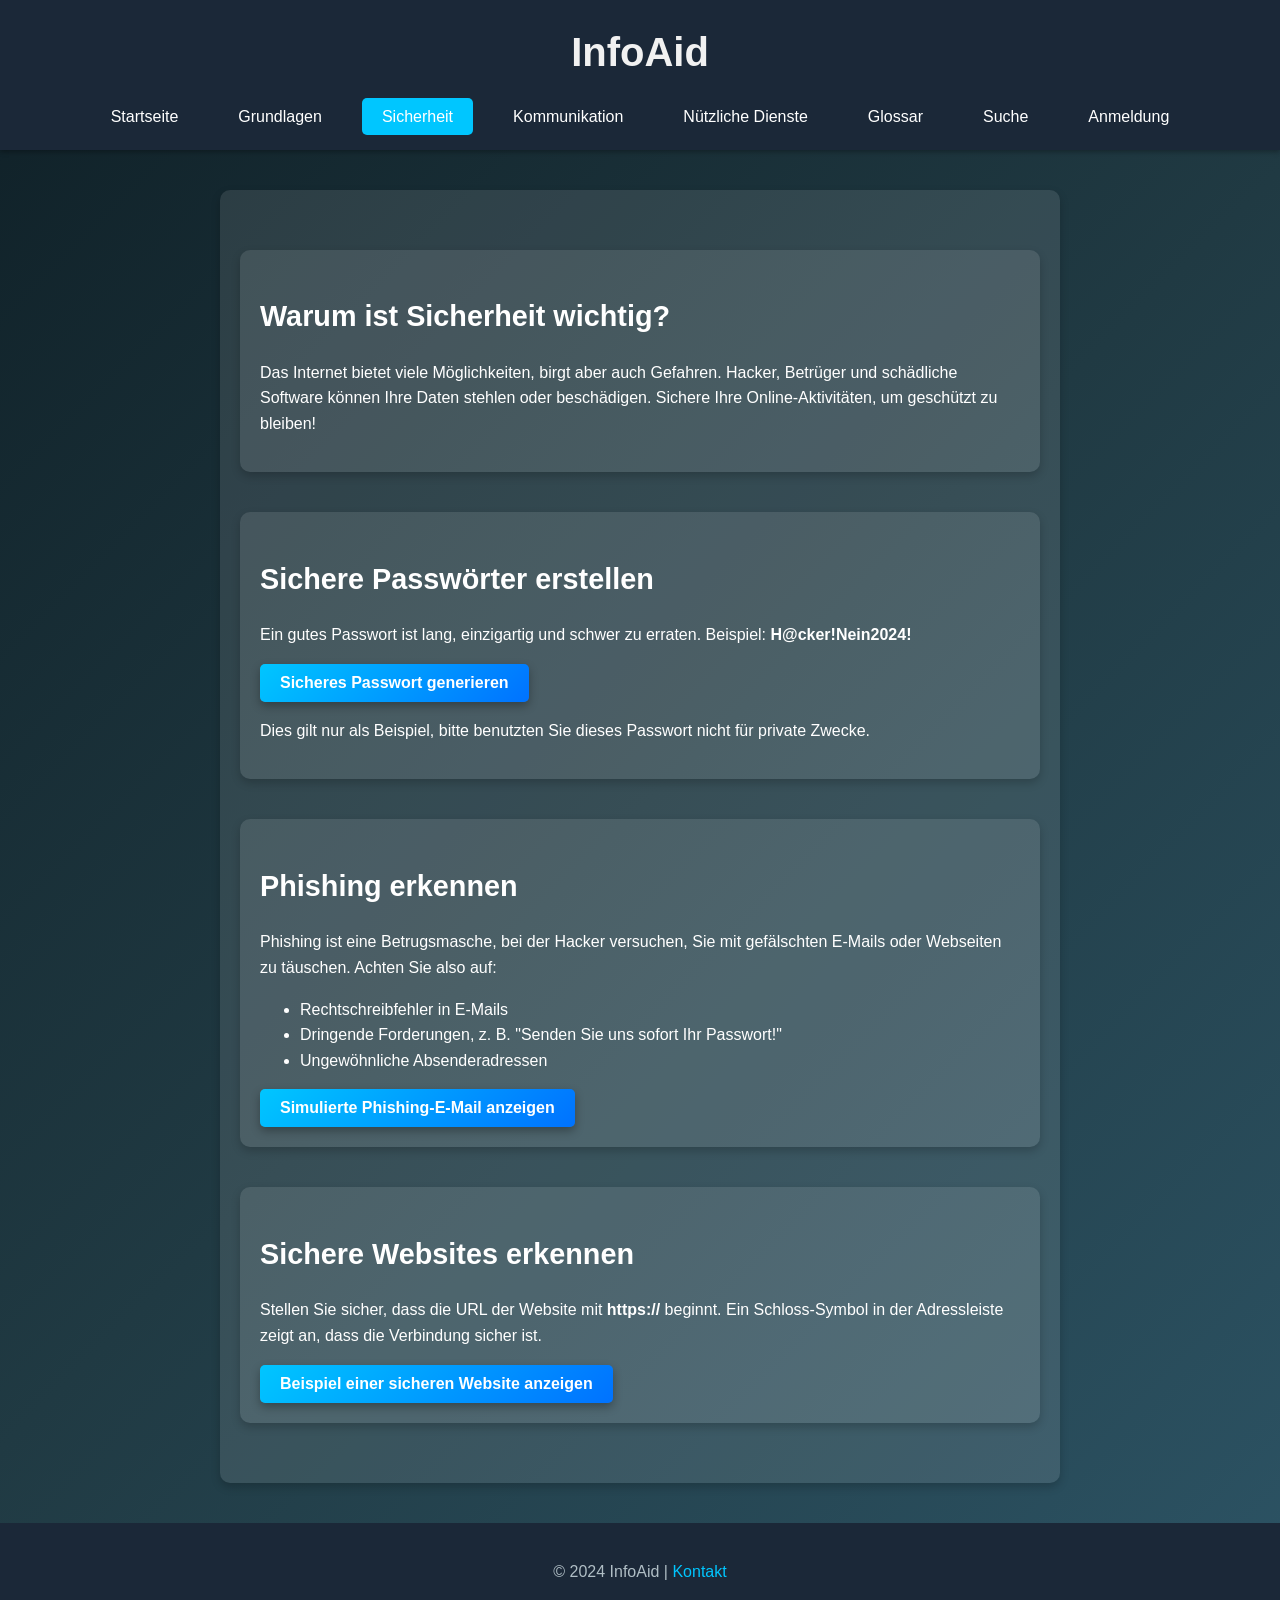
<file: sicherheit.html>
<!DOCTYPE html>
<html lang="de">
<head>
    <meta charset="UTF-8">
    <meta name="viewport" content="width=device-width, initial-scale=1.0">
    <title>Grundlagen - Internet leicht gemacht</title>
    <link rel="stylesheet" href="style.css">
</head>
<body>
    <header>
        <h1>InfoAid</h1>
        <nav>
            <ul>
                <li><a href="index.html">Startseite</a></li>
                <li><a href="grundlagen.html">Grundlagen</a></li>
                <li><a href="sicherheit.html" class="active">Sicherheit</a></li>
                <li><a href="kommunikation.html">Kommunikation</a></li>
                <li><a href="services.html">Nützliche Dienste</a></li>
                <li><a href="glossar.html">Glossar</a></li>
                <li><a href="suche.html">Suche</a></li>
                <li><a href="Anmeldung.html">Anmeldung</a></li>
            </ul>
        </nav>
    </header>
    <main>
        <!-- Warum Sicherheit wichtig ist -->
        <section>
            <h2>Warum ist Sicherheit wichtig?</h2>
            <p>Das Internet bietet viele Möglichkeiten, birgt aber auch Gefahren. Hacker, Betrüger und schädliche Software können Ihre Daten stehlen oder beschädigen. Sichere Ihre Online-Aktivitäten, um geschützt zu bleiben!</p>
        </section>

        <!-- Passwörter -->
        <section>
            <h2>Sichere Passwörter erstellen</h2>
            <p>Ein gutes Passwort ist lang, einzigartig und schwer zu erraten. Beispiel: <strong>H@cker!Nein2024!</strong></p>
            <button id="generatePassword">Sicheres Passwort generieren</button>
            <p id="passwordDisplay" style="font-weight: bold;"></p>
            <p>Dies gilt nur als Beispiel, bitte benutzten Sie dieses Passwort nicht für private Zwecke.</p>
        </section>

        <!-- Phishing -->
        <section>
            <h2>Phishing erkennen</h2>
            <p>Phishing ist eine Betrugsmasche, bei der Hacker versuchen, Sie mit gefälschten E-Mails oder Webseiten zu täuschen. Achten Sie also auf:</p>
            <ul>
                <li>Rechtschreibfehler in E-Mails</li>
                <li>Dringende Forderungen, z. B. "Senden Sie uns sofort Ihr Passwort!"</li>
                <li>Ungewöhnliche Absenderadressen</li>
            </ul>
            <button id="checkPhishing">Simulierte Phishing-E-Mail anzeigen</button>
            <div id="phishingExample" style="display: none; margin-top: 10px;">
                <p><strong>Von:</strong> service@bank-konto-sicherung.com</p>
                <p>Sehr geehrter Kunde,</p>
                <p>Ihr Konto wurde gesperrt. Bitte klicken Sie auf diesen <button id="LinkBait" style="padding: 10px 0px;margin-top: 10px;background-color: white;color: blue;border: none;border-radius: 0px;cursor: pointer;">Link</button>, um Ihre Identität zu bestätigen.
                    <div id="BaitExample" style="display: none;">
                        <p style="font-weight: 100; color: red">ACHTUNG!!! Niemals solche Links anklicken, damit geben Sie Ihre Daten an Dritte frei.</p>
                    </div>
                </p>
            </div>
        </section>

        <!-- Sichere Websites -->
        <section>
            <h2>Sichere Websites erkennen</h2>
            <p>Stellen Sie sicher, dass die URL der Website mit <strong>https://</strong> beginnt. Ein Schloss-Symbol in der Adressleiste zeigt an, dass die Verbindung sicher ist.</p>
            <button id="checkWebsiteSecurity">Beispiel einer sicheren Website anzeigen</button>
            <div id="websiteSecurity" style="display: none; margin-top: 10px;">
                <p>✅ Sicher: <strong>https://www.meine-sichere-seite.de</strong></p>
                <p>❌ Unsicher: <strong>http://www.unsichere-seite.com</strong></p>
            </div>
        </section>
    </main>
    <footer>
        <p>© 2024 InfoAid | <a href="mailto:info@internetleichtgemacht.de">Kontakt</a></p>
    </footer>

    <script src="script.js"></script>
    
    </body>
    </html>
</file>
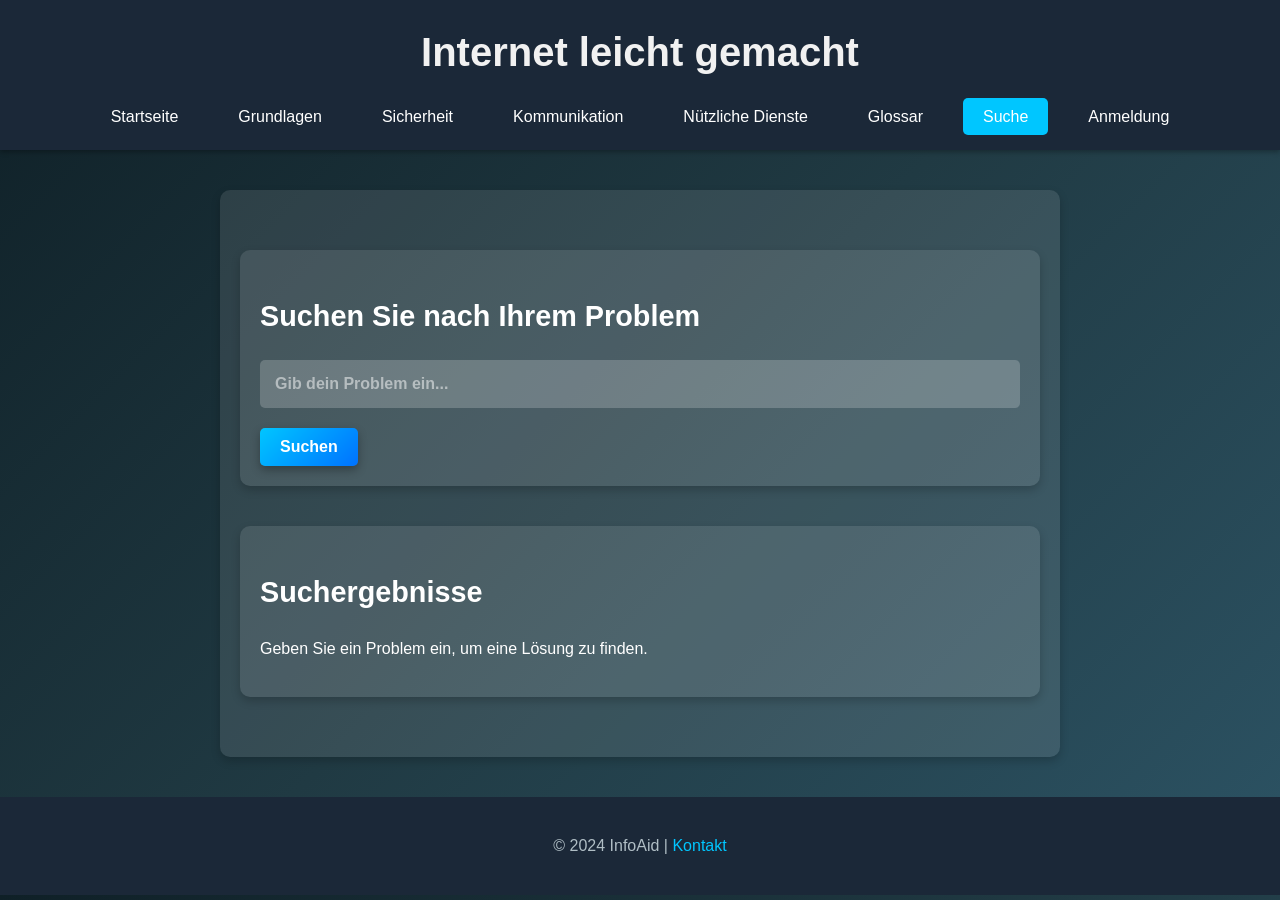
<file: suche.html>
<!DOCTYPE html>
<html lang="de">
  <head>
    <meta charset="UTF-8" />
    <meta name="viewport" content="width=device-width, initial-scale=1.0" />
    <meta
      name="description"
      content="Eine Website, die Benutzern hilft, ihre Internetprobleme zu lösen."
    />
    <title>InfoAid</title>
    <link rel="stylesheet" href="style.css" />
  </head>
  <body>
    <header>
      <h1>Internet leicht gemacht</h1>
      <nav>
        <ul>
          <li><a href="index.html">Startseite</a></li>
          <li><a href="grundlagen.html">Grundlagen</a></li>
          <li><a href="sicherheit.html">Sicherheit</a></li>
          <li><a href="kommunikation.html">Kommunikation</a></li>
          <li><a href="services.html">Nützliche Dienste</a></li>
          <li><a href="glossar.html">Glossar</a></li>
          <li><a href="suche.html" class="active">Suche</a></li>
          <li><a href="Anmeldung.html">Anmeldung</a></li>
        </ul>
      </nav>
    </header>

    <main>
      <!-- Suchfeld -->
      <section>
        <h2>Suchen Sie nach Ihrem Problem</h2>
        <input
          type="text"
          id="searchInput"
          placeholder="Gib dein Problem ein..."
        />
        <button id="searchButton">Suchen</button>
      </section>

      <!-- Ergebnisbereich -->
      <section>
        <h2>Suchergebnisse</h2>
        <div id="results">
          <p>Geben Sie ein Problem ein, um eine Lösung zu finden.</p>
        </div>
      </section>
    </main>

    <footer>
      <p>
        © 2024 InfoAid |
        <a href="mailto:support@internet-hilfe.de">Kontakt</a>
      </p>
    </footer>

    <script src="script.js"></script>
  </body>
</html>
</file>
<file: style.css>
/* Allgemeine Einstellungen */
body {
    margin: 0;
    font-family: 'Roboto', sans-serif;
    background: linear-gradient(135deg, #0f2027, #203a43, #2c5364);
    color: #ffffff;
    line-height: 1.6;
}

header {
    background: #1b2838;
    padding: 20px;
    text-align: center;
    box-shadow: 0px 2px 5px rgba(0, 0, 0, 0.3);
}

header h1 {
    font-size: 2.5rem;
    margin: 0;
    color: #f1f1f1;
}

header p {
    font-size: 1.2rem;
    color: #b0bec5;
}

nav ul {
    list-style: none;
    padding: 0;
    margin: 20px 0 0;
    display: flex;
    justify-content: center;
    gap: 20px;
}

nav ul li {
    display: inline;
}

nav ul li a {
    text-decoration: none;
    color: #ffffff;
    padding: 10px 20px;
    border-radius: 5px;
    transition: background 0.3s, color 0.3s;
}

nav ul li a:hover {
    background: #0a84ff;
    color: #ffffff;
}

nav ul li a.active {
    background: #00c6ff;
    color: #ffffff;
}

/* Hauptinhalt */
main {
    max-width: 800px;
    margin: 40px auto;
    padding: 20px;
    background: rgba(255, 255, 255, 0.1);
    border-radius: 10px;
    box-shadow: 0 4px 10px rgba(0, 0, 0, 0.2);
}

main h2 {
    font-size: 1.8rem;
    margin-bottom: 20px;
    color: #f1f1f1;
}

input::placeholder {
    font-weight: bold;
    opacity: 0.5;
    color: white;
  }

main input[type="text"] {
    width: 96%;
    padding: 15px;
    font-size: 1rem;
    border: none;
    border-radius: 5px;
    margin-bottom: 20px;
    background: rgba(255, 255, 255, 0.2);
    color: #ffffff;
    transition: background 0.3s;
    font: white;
    place-content: white;
}

main input[type="email"] {
    width: 96%;
    padding: 15px;
    font-size: 1rem;
    border: none;
    border-radius: 5px;
    margin-bottom: 20px;
    background: rgba(255, 255, 255, 0.2);
    color: white;
    transition: background 0.3s;
}

main input[type="password"] {
    width: 96%;
    padding: 15px;
    font-size: 1rem;
    border: none;
    border-radius: 5px;
    margin-bottom: 20px;
    background: rgba(255, 255, 255, 0.2);
    color: #ffffff;
    transition: background 0.3s;
}

main input[type="text"]:focus {
    outline: none;
    background: rgba(255, 255, 255, 0.3);
}

main input[type="email"]:focus {
    outline: none;
    background: rgba(255, 255, 255, 0.3);
}

main input[type="password"]:focus {
    outline: none;
    background: rgba(255, 255, 255, 0.3);
}


/* Allgemeine Button-Stile */
button {
    background: linear-gradient(135deg, #00c6ff, #0072ff);
    color: #ffffff;
    font-size: 1rem;
    font-weight: bold;
    padding: 10px 20px;
    border: none;
    border-radius: 5px;
    cursor: pointer;
    transition: background 0.3s, transform 0.2s, box-shadow 0.3s;
    box-shadow: 0 4px 10px rgba(0, 0, 0, 0.3);
}

button:hover {
    background: linear-gradient(135deg, #0072ff, #00c6ff);
    transform: scale(1.05);
    box-shadow: 0 6px 15px rgba(0, 0, 0, 0.5);
}

button:active {
    transform: scale(0.95);
    box-shadow: 0 2px 5px rgba(0, 0, 0, 0.3);
}

button:focus {
    outline: 2px solid #00c6ff;
    outline-offset: 2px;
}

/* Alternative Farbvarianten */
button.secondary {
    background: linear-gradient(135deg, #f39c12, #e67e22);
}

button.secondary:hover {
    background: linear-gradient(135deg, #e67e22, #f39c12);
}

button.danger {
    background: linear-gradient(135deg, #e74c3c, #c0392b);
}

button.danger:hover {
    background: linear-gradient(135deg, #c0392b, #e74c3c);
}

/* Buttons mit großer Schrift und Padding */
button.large {
    font-size: 1.2rem;
    padding: 15px 30px;
}

button.small {
    font-size: 0.8rem;
    padding: 5px 10px;
}

/* Glossar Liste */
#glossaryList {
    list-style: none;
    padding: 0;
    margin: 0;
}

#glossaryList li {
    background: rgba(255, 255, 255, 0.1);
    padding: 15px;
    margin: 10px 0;
    border-radius: 5px;
    cursor: pointer;
    transition: transform 0.3s, background 0.3s;
}

#glossaryList li:hover {
    background: #00c6ff;
    color: #ffffff;
    transform: scale(1.02);
}


section {
    margin: 40px auto;
    padding: 20px;
    background: rgba(255, 255, 255, 0.1);
    border-radius: 10px;
    box-shadow: 0 4px 10px rgba(0, 0, 0, 0.2);
}

section h2 {
    font-size: 1.8rem;
    color: #ffffff;
}

section p, section ul, section ol {
    color: #ffffff;
    font-size: 1rem;
}


/* Footer */
footer {
    text-align: center;
    padding: 20px;
    background: #1b2838;
    margin-top: 40px;
    color: #b0bec5;
}

footer a {
    color: #00c6ff;
    text-decoration: none;
    transition: color 0.3s;
}

footer a:hover {
    color: #ffffff;
}

/* Responsives Design */
@media (max-width: 768px) {
    header h1 {
        font-size: 2rem;
    }

    nav ul {
        flex-direction: column;
        gap: 10px;
    }

    main {
        padding: 15px;
    }

    main h2 {
        font-size: 1.5rem;
    }
}


/* Navigation für Messenger-Apps */
.app-navigation {
    list-style-type: none;
    display: flex;
    justify-content: space-around;
    padding: 10px;
    background-color: rgba(255, 255, 255, 0.1);
    border-radius: 10px;
}

.app-navigation li a {
    color: #00c6ff;
    font-size: 1.2rem;
    text-decoration: none;
    transition: color 0.3s;
}

.app-navigation li a:hover {
    color: #ffffff;
}

/* Tutorial-Abschnitte */
.app-tutorial {
    margin: 30px 0;
    padding: 20px;
    background: rgba(255, 255, 255, 0.1);
    border-radius: 10px;
    box-shadow: 0 4px 10px rgba(0, 0, 0, 0.2);
}

.app-tutorial h3 {
    font-size: 1.5rem;
    color: #ffffff;
}

.app-tutorial h4 {
    color: #00c6ff;
    margin-top: 15px;
}

.app-tutorial p, .app-tutorial ol {
    color: #ffffff;
    font-size: 1rem;
}

.app-tutorial ol li {
    margin-bottom: 10px;
}
</file>
